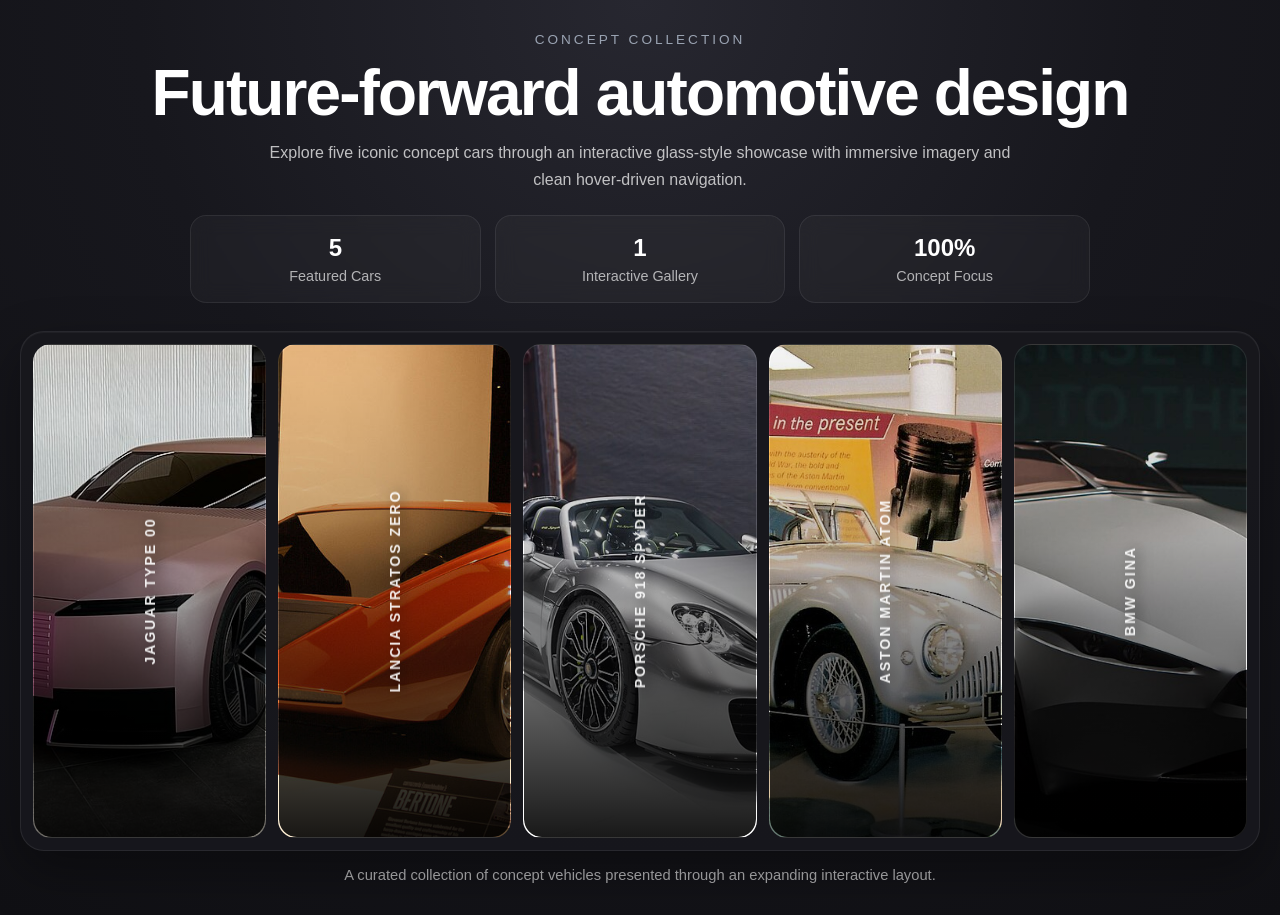
<file: index.html>
<!doctype html>
<html lang="en">
  <head>
    <meta charset="UTF-8" />
    <meta name="viewport" content="width=device-width, initial-scale=1.0" />
    <title>Concept Car Showcase</title>
    <link rel="stylesheet" href="styles.css" />
  </head>
  <body>
    <main class="page-shell">
      <section class="hero">
        <p class="eyebrow">Concept Collection</p>
        <h1>Future-forward automotive design</h1>
        <p class="hero-copy">
          Explore five iconic concept cars through an interactive glass-style
          showcase with immersive imagery and clean hover-driven navigation.
        </p>

        <div class="hero-stats">
          <div class="stat-card">
            <span class="stat-number">5</span>
            <span class="stat-label">Featured Cars</span>
          </div>
          <div class="stat-card">
            <span class="stat-number">1</span>
            <span class="stat-label">Interactive Gallery</span>
          </div>
          <div class="stat-card">
            <span class="stat-number">100%</span>
            <span class="stat-label">Concept Focus</span>
          </div>
        </div>
      </section>

      <section class="showcase-wrap">
        <div class="accordion-card">
          <article class="slide slide-jaguar">
            <span class="slide-label">Jaguar Type 00</span>

            <div class="slide-content">
              <span class="slide-tag">Electric Concept</span>
              <h3>Jaguar Type 00</h3>
              <p>Minimal surfaces with a dramatic futuristic stance.</p>
              <a class="kabak-btn" href="jaguar.html">See Jaguar</a>
            </div>
          </article>

          <article class="slide slide-lancia">
            <span class="slide-label">Lancia Stratos Zero</span>

            <div class="slide-content">
              <span class="slide-tag">Design Icon</span>
              <h3>Lancia Stratos Zero</h3>
              <p>A bold wedge silhouette that helped define concept styling.</p>
              <a class="kabak-btn" href="lancia.html">See Lancia</a>
            </div>
          </article>

          <article class="slide slide-porsche">
            <span class="slide-label">Porsche 918 Spyder</span>

            <div class="slide-content">
              <span class="slide-tag">Hybrid Performance</span>
              <h3>Porsche 918 Spyder</h3>
              <p>Performance-focused lines paired with advanced engineering.</p>
              <a class="kabak-btn" href="porsche.html">See Porsche</a>
            </div>
          </article>

          <article class="slide slide-aston">
            <span class="slide-label">Aston Martin Atom</span>

            <div class="slide-content">
              <span class="slide-tag">Historic Concept</span>
              <h3>Aston Martin Atom</h3>
              <p>Streamlined bodywork with elegant early innovation.</p>
              <a class="kabak-btn" href="aston.html">See Aston</a>
            </div>
          </article>

          <article class="slide slide-bmw">
            <span class="slide-label">BMW GINA</span>

            <div class="slide-content">
              <span class="slide-tag">Experimental Design</span>
              <h3>BMW GINA</h3>
              <p>A radical vision built around flexible body surfaces.</p>
              <a class="kabak-btn" href="bmw.html">See BMW</a>
            </div>
          </article>
        </div>

        <div class="showcase-footer">
          <p>
            A curated collection of concept vehicles presented through an
            expanding interactive layout.
          </p>
        </div>
      </section>
    </main>
  </body>
</html>
</file>
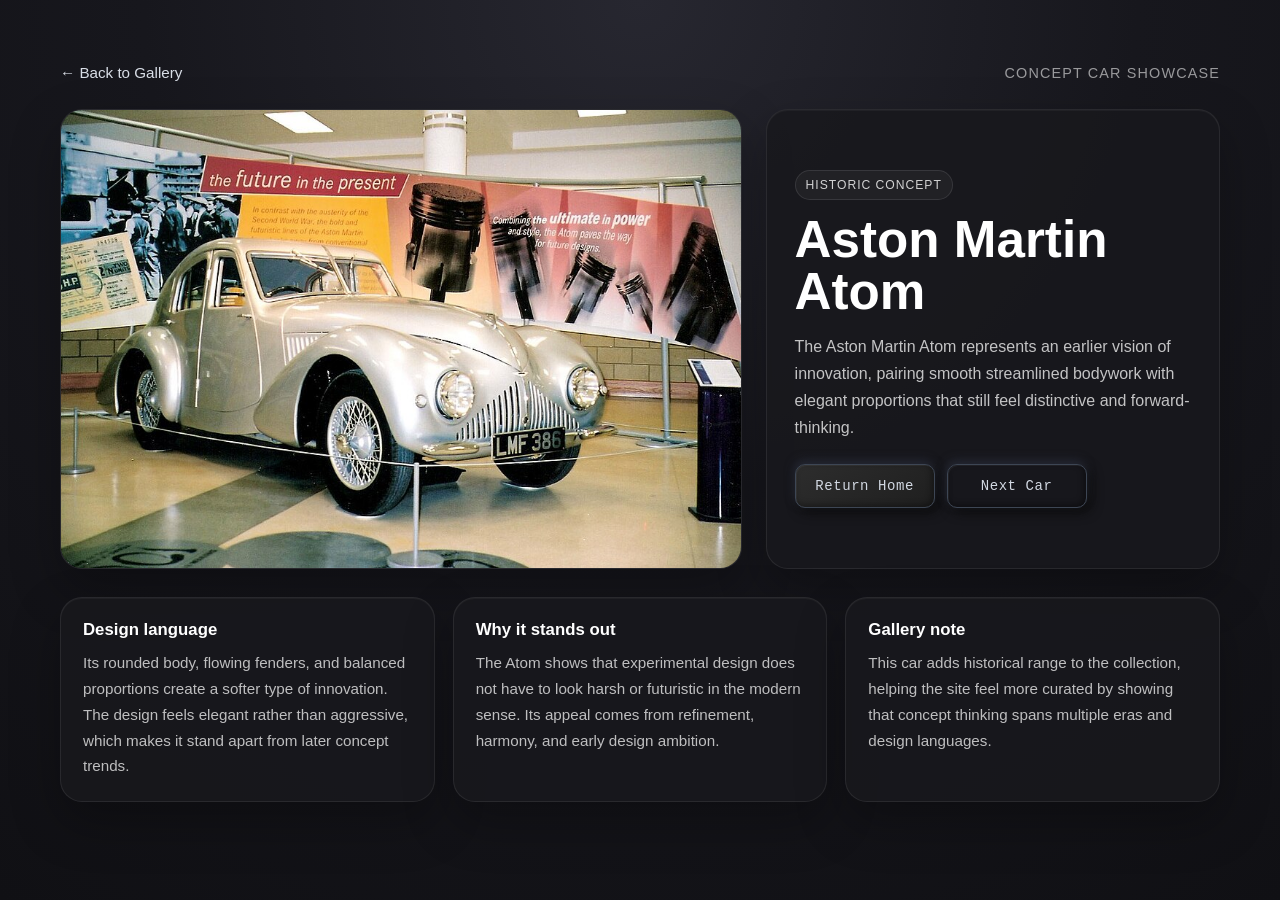
<file: aston.html>
<!doctype html>
<html lang="en">
  <head>
    <meta charset="UTF-8" />
    <meta name="viewport" content="width=device-width, initial-scale=1.0" />
    <title>Aston Martin Atom | Concept Car Showcase</title>
    <link rel="stylesheet" href="styles.css" />
  </head>
  <body>
    <main class="detail-page">
      <nav class="detail-nav">
        <a href="index.html" class="back-link">← Back to Gallery</a>
        <span class="nav-title">Concept Car Showcase</span>
      </nav>

      <section class="detail-hero">
        <div class="detail-image-wrap">
          <img
            src="assets/AstonMartinAtom.jpg"
            alt="Aston Martin Atom concept car"
            class="detail-image"
          />
        </div>

        <div class="detail-copy">
          <p class="detail-tag">Historic Concept</p>
          <h1>Aston Martin Atom</h1>
          <p class="detail-lead">
            The Aston Martin Atom represents an earlier vision of innovation,
            pairing smooth streamlined bodywork with elegant proportions that
            still feel distinctive and forward-thinking.
          </p>

          <div class="detail-actions">
            <a href="index.html" class="detail-btn">Return Home</a>
            <a href="bmw.html" class="detail-btn detail-btn-secondary"
              >Next Car</a
            >
          </div>
        </div>
      </section>

      <section class="detail-grid">
        <article class="info-card">
          <h2>Design language</h2>
          <p>
            Its rounded body, flowing fenders, and balanced proportions create a
            softer type of innovation. The design feels elegant rather than
            aggressive, which makes it stand apart from later concept trends.
          </p>
        </article>

        <article class="info-card">
          <h2>Why it stands out</h2>
          <p>
            The Atom shows that experimental design does not have to look harsh
            or futuristic in the modern sense. Its appeal comes from refinement,
            harmony, and early design ambition.
          </p>
        </article>

        <article class="info-card">
          <h2>Gallery note</h2>
          <p>
            This car adds historical range to the collection, helping the site
            feel more curated by showing that concept thinking spans multiple
            eras and design languages.
          </p>
        </article>
      </section>
    </main>
  </body>
</html>
</file>
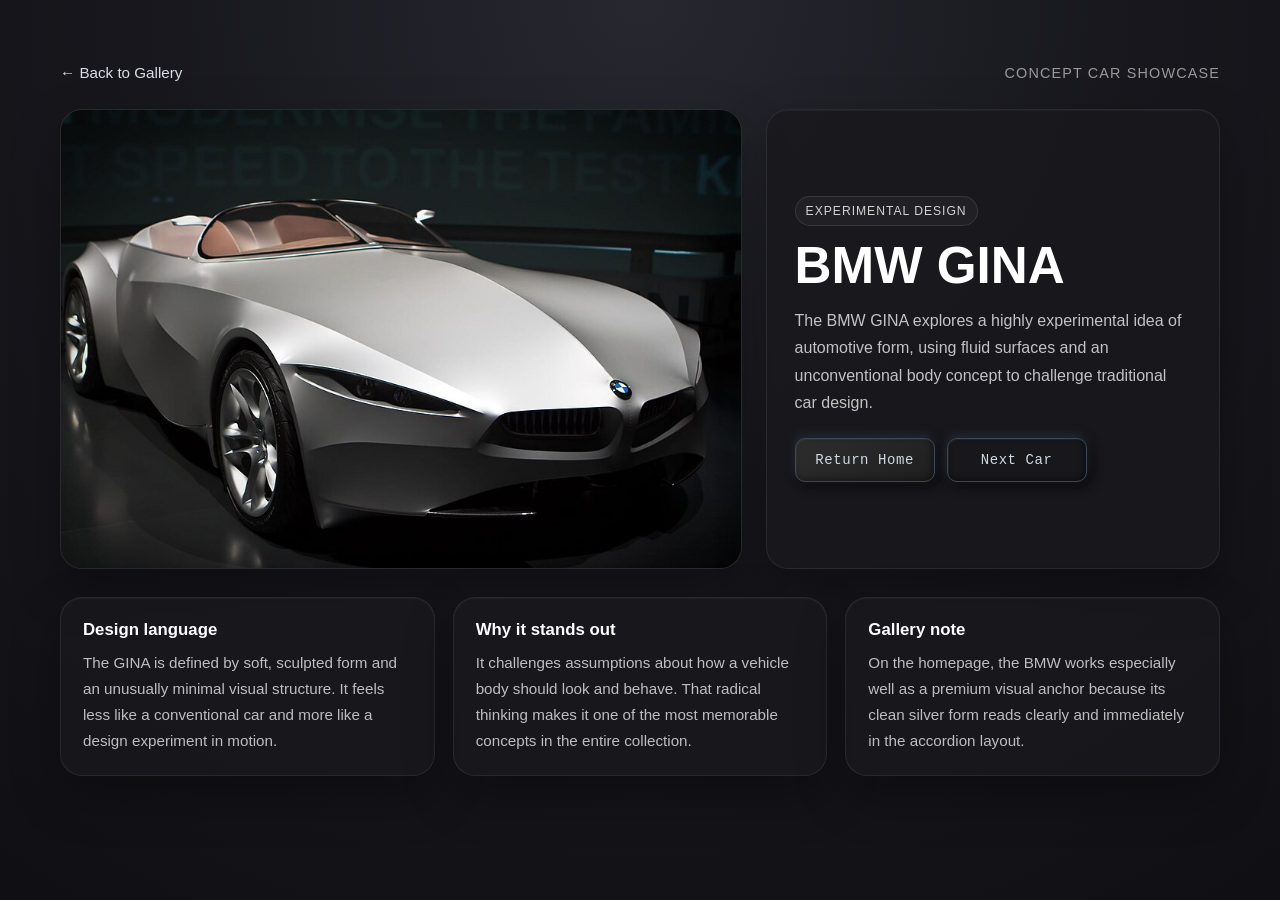
<file: bmw.html>
<!doctype html>
<html lang="en">
  <head>
    <meta charset="UTF-8" />
    <meta name="viewport" content="width=device-width, initial-scale=1.0" />
    <title>BMW GINA | Concept Car Showcase</title>
    <link rel="stylesheet" href="styles.css" />
  </head>
  <body>
    <main class="detail-page">
      <nav class="detail-nav">
        <a href="index.html" class="back-link">← Back to Gallery</a>
        <span class="nav-title">Concept Car Showcase</span>
      </nav>

      <section class="detail-hero">
        <div class="detail-image-wrap">
          <img
            src="assets/BMW_Gina_Museum.jpg"
            alt="BMW GINA concept car"
            class="detail-image"
          />
        </div>

        <div class="detail-copy">
          <p class="detail-tag">Experimental Design</p>
          <h1>BMW GINA</h1>
          <p class="detail-lead">
            The BMW GINA explores a highly experimental idea of automotive form,
            using fluid surfaces and an unconventional body concept to challenge
            traditional car design.
          </p>

          <div class="detail-actions">
            <a href="index.html" class="detail-btn">Return Home</a>
            <a href="jaguar.html" class="detail-btn detail-btn-secondary"
              >Next Car</a
            >
          </div>
        </div>
      </section>

      <section class="detail-grid">
        <article class="info-card">
          <h2>Design language</h2>
          <p>
            The GINA is defined by soft, sculpted form and an unusually minimal
            visual structure. It feels less like a conventional car and more
            like a design experiment in motion.
          </p>
        </article>

        <article class="info-card">
          <h2>Why it stands out</h2>
          <p>
            It challenges assumptions about how a vehicle body should look and
            behave. That radical thinking makes it one of the most memorable
            concepts in the entire collection.
          </p>
        </article>

        <article class="info-card">
          <h2>Gallery note</h2>
          <p>
            On the homepage, the BMW works especially well as a premium visual
            anchor because its clean silver form reads clearly and immediately
            in the accordion layout.
          </p>
        </article>
      </section>
    </main>
  </body>
</html>
</file>
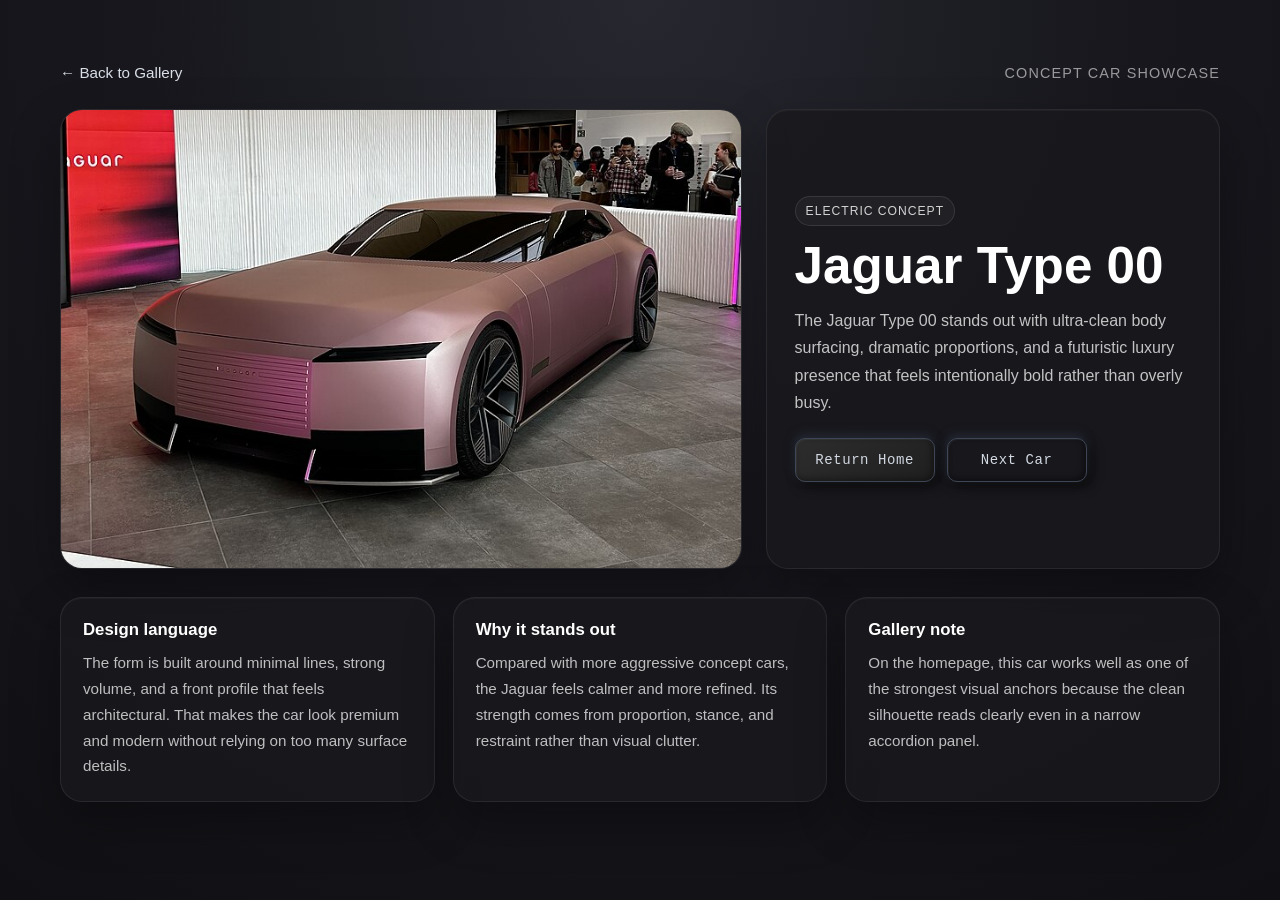
<file: jaguar.html>
<!doctype html>
<html lang="en">
  <head>
    <meta charset="UTF-8" />
    <meta name="viewport" content="width=device-width, initial-scale=1.0" />
    <title>Jaguar Type 00 | Concept Car Showcase</title>
    <link rel="stylesheet" href="styles.css" />
  </head>
  <body>
    <main class="detail-page">
      <nav class="detail-nav">
        <a href="index.html" class="back-link">← Back to Gallery</a>
        <span class="nav-title">Concept Car Showcase</span>
      </nav>

      <section class="detail-hero">
        <div class="detail-image-wrap">
          <img
            src="assets/Jaguar_Type_00_Front.jpg"
            alt="Jaguar Type 00 concept car"
            class="detail-image"
          />
        </div>

        <div class="detail-copy">
          <p class="detail-tag">Electric Concept</p>
          <h1>Jaguar Type 00</h1>
          <p class="detail-lead">
            The Jaguar Type 00 stands out with ultra-clean body surfacing,
            dramatic proportions, and a futuristic luxury presence that feels
            intentionally bold rather than overly busy.
          </p>

          <div class="detail-actions">
            <a href="index.html" class="detail-btn">Return Home</a>
            <a href="porsche.html" class="detail-btn detail-btn-secondary"
              >Next Car</a
            >
          </div>
        </div>
      </section>

      <section class="detail-grid">
        <article class="info-card">
          <h2>Design language</h2>
          <p>
            The form is built around minimal lines, strong volume, and a front
            profile that feels architectural. That makes the car look premium
            and modern without relying on too many surface details.
          </p>
        </article>

        <article class="info-card">
          <h2>Why it stands out</h2>
          <p>
            Compared with more aggressive concept cars, the Jaguar feels calmer
            and more refined. Its strength comes from proportion, stance, and
            restraint rather than visual clutter.
          </p>
        </article>

        <article class="info-card">
          <h2>Gallery note</h2>
          <p>
            On the homepage, this car works well as one of the strongest visual
            anchors because the clean silhouette reads clearly even in a narrow
            accordion panel.
          </p>
        </article>
      </section>
    </main>
  </body>
</html>
</file>
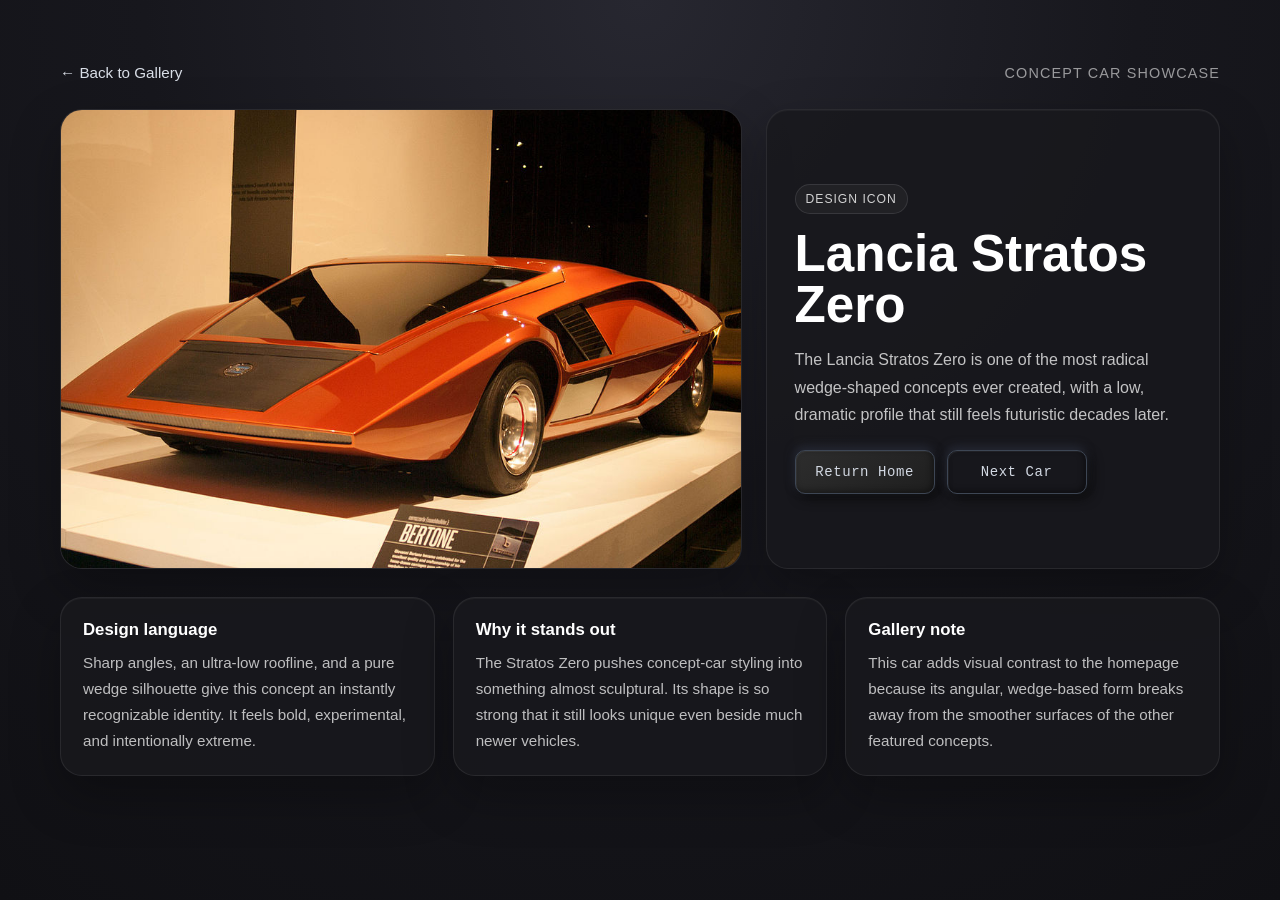
<file: lancia.html>
<!doctype html>
<html lang="en">
  <head>
    <meta charset="UTF-8" />
    <meta name="viewport" content="width=device-width, initial-scale=1.0" />
    <title>Lancia Stratos Zero | Concept Car Showcase</title>
    <link rel="stylesheet" href="styles.css" />
  </head>
  <body>
    <main class="detail-page">
      <nav class="detail-nav">
        <a href="index.html" class="back-link">← Back to Gallery</a>
        <span class="nav-title">Concept Car Showcase</span>
      </nav>

      <section class="detail-hero">
        <div class="detail-image-wrap">
          <img
            src="assets/Lancia_Stratos_Zero_(7522598642).jpg"
            alt="Lancia Stratos Zero concept car"
            class="detail-image"
          />
        </div>

        <div class="detail-copy">
          <p class="detail-tag">Design Icon</p>
          <h1>Lancia Stratos Zero</h1>
          <p class="detail-lead">
            The Lancia Stratos Zero is one of the most radical wedge-shaped
            concepts ever created, with a low, dramatic profile that still feels
            futuristic decades later.
          </p>

          <div class="detail-actions">
            <a href="index.html" class="detail-btn">Return Home</a>
            <a href="porsche.html" class="detail-btn detail-btn-secondary"
              >Next Car</a
            >
          </div>
        </div>
      </section>

      <section class="detail-grid">
        <article class="info-card">
          <h2>Design language</h2>
          <p>
            Sharp angles, an ultra-low roofline, and a pure wedge silhouette
            give this concept an instantly recognizable identity. It feels bold,
            experimental, and intentionally extreme.
          </p>
        </article>

        <article class="info-card">
          <h2>Why it stands out</h2>
          <p>
            The Stratos Zero pushes concept-car styling into something almost
            sculptural. Its shape is so strong that it still looks unique even
            beside much newer vehicles.
          </p>
        </article>

        <article class="info-card">
          <h2>Gallery note</h2>
          <p>
            This car adds visual contrast to the homepage because its angular,
            wedge-based form breaks away from the smoother surfaces of the other
            featured concepts.
          </p>
        </article>
      </section>
    </main>
  </body>
</html>
</file>
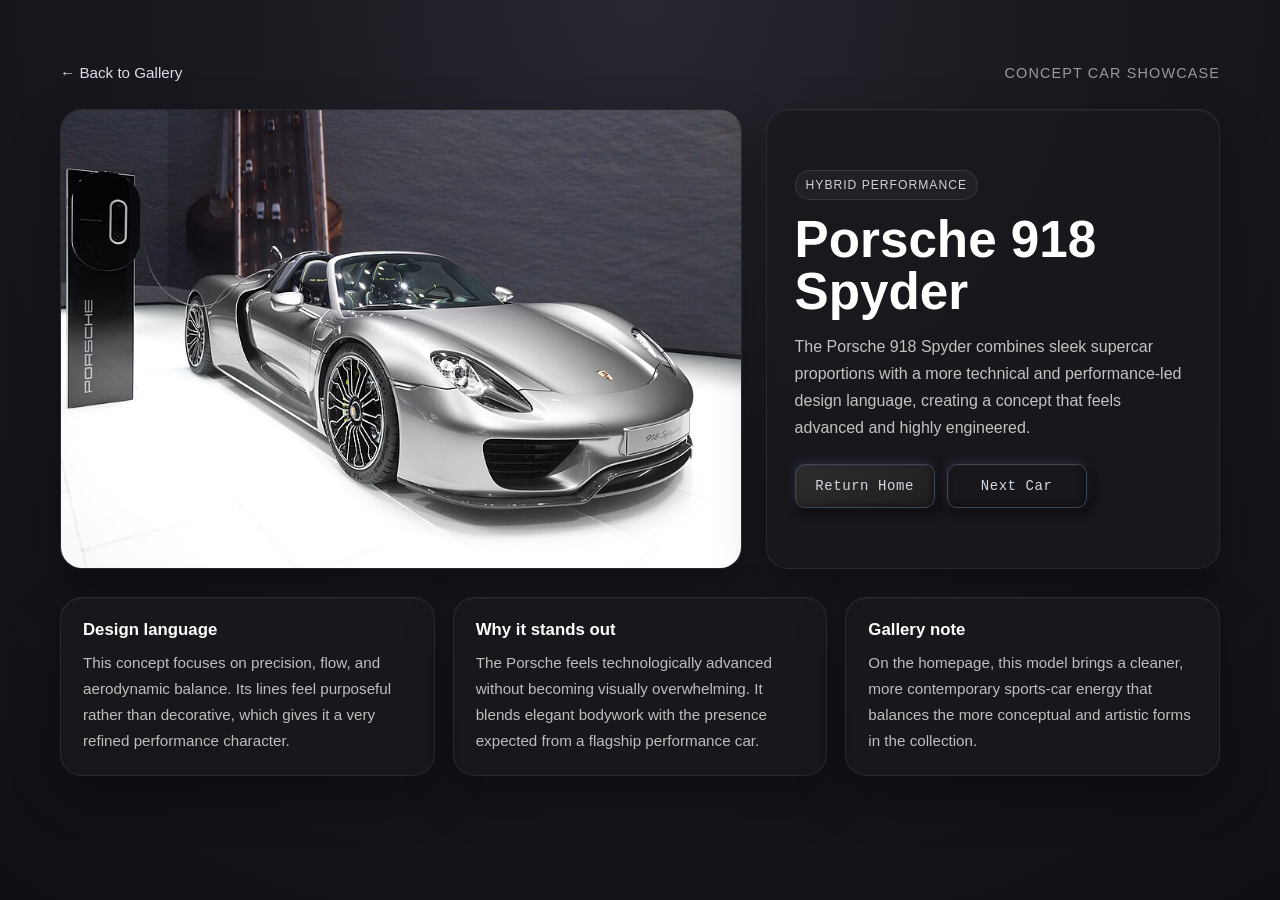
<file: porsche.html>
<!doctype html>
<html lang="en">
  <head>
    <meta charset="UTF-8" />
    <meta name="viewport" content="width=device-width, initial-scale=1.0" />
    <title>Porsche 918 Spyder | Concept Car Showcase</title>
    <link rel="stylesheet" href="styles.css" />
  </head>
  <body>
    <main class="detail-page">
      <nav class="detail-nav">
        <a href="index.html" class="back-link">← Back to Gallery</a>
        <span class="nav-title">Concept Car Showcase</span>
      </nav>

      <section class="detail-hero">
        <div class="detail-image-wrap">
          <img
            src="assets/Porsche_918_Spyder_IAA_2013.jpg"
            alt="Porsche 918 Spyder concept car"
            class="detail-image"
          />
        </div>

        <div class="detail-copy">
          <p class="detail-tag">Hybrid Performance</p>
          <h1>Porsche 918 Spyder</h1>
          <p class="detail-lead">
            The Porsche 918 Spyder combines sleek supercar proportions with a
            more technical and performance-led design language, creating a
            concept that feels advanced and highly engineered.
          </p>

          <div class="detail-actions">
            <a href="index.html" class="detail-btn">Return Home</a>
            <a href="aston.html" class="detail-btn detail-btn-secondary"
              >Next Car</a
            >
          </div>
        </div>
      </section>

      <section class="detail-grid">
        <article class="info-card">
          <h2>Design language</h2>
          <p>
            This concept focuses on precision, flow, and aerodynamic balance.
            Its lines feel purposeful rather than decorative, which gives it a
            very refined performance character.
          </p>
        </article>

        <article class="info-card">
          <h2>Why it stands out</h2>
          <p>
            The Porsche feels technologically advanced without becoming visually
            overwhelming. It blends elegant bodywork with the presence expected
            from a flagship performance car.
          </p>
        </article>

        <article class="info-card">
          <h2>Gallery note</h2>
          <p>
            On the homepage, this model brings a cleaner, more contemporary
            sports-car energy that balances the more conceptual and artistic
            forms in the collection.
          </p>
        </article>
      </section>
    </main>
  </body>
</html>
</file>
<file: styles.css>
* {
  box-sizing: border-box;
  margin: 0;
  padding: 0;
}

body {
  min-height: 100vh;
  background: radial-gradient(
    circle at top,
    #272730 0%,
    #17171d 45%,
    #101014 100%
  );
  font-family: Arial, Helvetica, sans-serif;
  color: #ffffff;
  padding: 32px 20px;
}

.page-shell {
  width: min(1440px, 100%);
  margin: 0 auto;
  display: grid;
  gap: 28px;
}

.hero {
  display: grid;
  gap: 14px;
  text-align: center;
}

.eyebrow {
  font-size: 0.85rem;
  letter-spacing: 0.22em;
  text-transform: uppercase;
  color: #9aa3b2;
}

.hero h1 {
  font-size: clamp(2.2rem, 5vw, 4.4rem);
  line-height: 1;
  letter-spacing: -0.03em;
}

.hero-copy {
  width: min(760px, 100%);
  margin: 0 auto;
  color: rgba(255, 255, 255, 0.72);
  font-size: 1rem;
  line-height: 1.7;
}

.hero-stats {
  display: grid;
  grid-template-columns: repeat(3, minmax(0, 1fr));
  gap: 14px;
  width: min(900px, 100%);
  margin: 8px auto 0;
}

.stat-card {
  padding: 18px;
  border: 1px solid rgba(255, 255, 255, 0.08);
  border-radius: 16px;
  background: rgba(255, 255, 255, 0.03);
  -webkit-backdrop-filter: blur(10px);
  backdrop-filter: blur(10px);
  display: grid;
  gap: 6px;
}

.stat-number {
  font-size: 1.5rem;
  font-weight: 700;
  color: #ffffff;
}

.stat-label {
  font-size: 0.9rem;
  color: rgba(255, 255, 255, 0.66);
}

.showcase-wrap {
  display: grid;
  gap: 16px;
}

.accordion-card {
  width: 100%;
  height: 520px;
  display: flex;
  gap: 12px;
  padding: 12px;
  border: 1px solid rgba(255, 255, 255, 0.08);
  border-radius: 24px;
  background: rgba(24, 24, 29, 0.9);
  box-shadow:
    0 20px 50px rgba(0, 0, 0, 0.35),
    inset 0 1px 0 rgba(255, 255, 255, 0.04);
}

.slide {
  position: relative;
  flex: 1;
  overflow: hidden;
  display: flex;
  align-items: flex-end;
  justify-content: flex-start;
  cursor: pointer;
  border-radius: 18px;
  border: 1px solid rgba(255, 255, 255, 0.1);
  background-color: #212121;
  background-size: cover;
  background-position: center;
  background-repeat: no-repeat;
  transition:
    flex 0.45s ease,
    transform 0.3s ease,
    border-color 0.3s ease,
    box-shadow 0.3s ease,
    filter 0.3s ease;
}

.slide::before {
  content: "";
  position: absolute;
  inset: 0;
  border-radius: inherit;
  background: linear-gradient(
    to top,
    rgba(0, 0, 0, 0.9) 0%,
    rgba(0, 0, 0, 0.56) 34%,
    rgba(0, 0, 0, 0.2) 60%,
    rgba(0, 0, 0, 0.04) 100%
  );
  opacity: 1;
  transition: opacity 0.35s ease;
}

.slide::after {
  content: "";
  position: absolute;
  inset: 0;
  border-radius: inherit;
  background: linear-gradient(
    135deg,
    rgba(255, 255, 255, 0.12),
    rgba(255, 255, 255, 0.02)
  );
  -webkit-backdrop-filter: blur(6px);
  backdrop-filter: blur(6px);
  opacity: 0;
  transition: opacity 0.35s ease;
}

.slide:hover {
  flex: 3.4;
  border-color: rgba(255, 255, 255, 0.22);
  box-shadow:
    0 14px 40px rgba(0, 0, 0, 0.35),
    0 0 24px rgba(255, 255, 255, 0.05);
  transform: translateY(-2px);
}

.slide:hover::after {
  opacity: 1;
}

.slide-label {
  position: absolute;
  left: 50%;
  top: 50%;
  min-width: 16em;
  text-align: center;
  text-transform: uppercase;
  letter-spacing: 0.14em;
  font-size: 0.88rem;
  font-weight: 700;
  color: rgba(255, 255, 255, 0.9);
  transform: translate(-50%, -50%) rotate(-90deg);
  transition:
    opacity 0.2s ease,
    transform 0.35s ease;
  z-index: 2;
  text-shadow: 0 4px 14px rgba(0, 0, 0, 0.55);
}

.slide:hover .slide-label {
  opacity: 0;
  transform: translate(-50%, -50%) rotate(-90deg) scale(0.96);
  pointer-events: none;
}

.slide-content {
  position: relative;
  z-index: 2;
  width: 100%;
  padding: 24px;
  opacity: 0;
  transform: translateY(18px);
  transition:
    opacity 0.28s ease,
    transform 0.28s ease;
}

.slide:hover .slide-content {
  opacity: 1;
  transform: translateY(0);
}

.slide-tag {
  display: inline-flex;
  margin-bottom: 10px;
  padding: 7px 10px;
  border: 1px solid rgba(255, 255, 255, 0.12);
  border-radius: 999px;
  background: rgba(255, 255, 255, 0.06);
  font-size: 0.74rem;
  letter-spacing: 0.08em;
  text-transform: uppercase;
  color: rgba(255, 255, 255, 0.8);
}

.slide-content h3 {
  font-size: 1.3rem;
  font-weight: 700;
  margin-bottom: 8px;
}

.slide-content p {
  max-width: 28ch;
  font-size: 0.94rem;
  color: rgba(255, 255, 255, 0.74);
  line-height: 1.6;
  margin-bottom: 18px;
}

.kabak-btn {
  min-width: 136px;
  height: 44px;
  padding: 0 18px;
  border: 1px solid #3d4654;
  border-radius: 10px;
  background: linear-gradient(145deg, #2d2d2d, #1f1f1f);
  color: #d2d8e2;
  font-size: 14px;
  font-family: Consolas, "Courier New", monospace;
  letter-spacing: 0.04em;
  cursor: pointer;
  box-shadow:
    -1px -4px 10px rgba(39, 42, 54, 0.9),
    4px 4px 12px rgba(10, 10, 10, 0.9),
    inset 1px 1px 0 rgba(255, 255, 255, 0.05),
    inset -2px -2px 6px rgba(0, 0, 0, 0.4);
  transition:
    transform 0.2s ease,
    box-shadow 0.35s ease,
    color 0.35s ease,
    border-color 0.35s ease;
}

.kabak-btn:hover {
  color: #ffffff;
  border-color: #6a7588;
  box-shadow:
    0 0 0 1px rgba(255, 255, 255, 0.03),
    1px 1px 13px #20232e,
    -1px -1px 13px #545b78;
}

.kabak-btn:active {
  transform: translateY(1px);
  box-shadow:
    inset 1px 1px 4px rgba(0, 0, 0, 0.35),
    1px 1px 10px #20232e,
    -1px -1px 10px #545b78;
}

.showcase-footer {
  text-align: center;
  color: rgba(255, 255, 255, 0.56);
  font-size: 0.92rem;
}

.slide-jaguar {
  background-image: url("assets/Jaguar_Type_00_Front.jpg");
}

.slide-lancia {
  background-image: url("assets/Lancia_Stratos_Zero_(7522598642).jpg");
}

.slide-porsche {
  background-image: url("assets/Porsche_918_Spyder_IAA_2013.jpg");
}

.slide-aston {
  background-image: url("assets/AstonMartinAtom.jpg");
}

.slide-bmw {
  background-image: url("assets/BMW_Gina_Museum.jpg");
}

@media (max-width: 1200px) {
  .accordion-card {
    height: 460px;
  }

  .slide:hover {
    flex: 2.8;
  }
}

@media (max-width: 900px) {
  .hero-stats {
    grid-template-columns: 1fr;
  }

  .accordion-card {
    height: 380px;
    gap: 8px;
    padding: 8px;
  }

  .slide-content {
    padding: 18px;
  }

  .slide-content h3 {
    font-size: 1.05rem;
  }

  .slide-content p {
    font-size: 0.85rem;
  }

  .kabak-btn {
    min-width: 110px;
    height: 40px;
    font-size: 13px;
  }
}

@media (max-width: 640px) {
  body {
    padding: 20px 12px;
  }

  .hero h1 {
    line-height: 1.05;
  }

  .accordion-card {
    height: 300px;
  }

  .slide-content p,
  .slide-tag {
    display: none;
  }
}
.detail-page {
  width: min(1200px, 100%);
  margin: 0 auto;
  padding: 32px 20px 56px;
  display: grid;
  gap: 28px;
}

.detail-nav {
  display: flex;
  align-items: center;
  justify-content: space-between;
  gap: 16px;
}

.back-link {
  color: #d9dee7;
  text-decoration: none;
  font-size: 0.95rem;
  transition: color 0.25s ease;
}

.back-link:hover {
  color: #ffffff;
}

.nav-title {
  color: rgba(255, 255, 255, 0.56);
  font-size: 0.9rem;
  letter-spacing: 0.08em;
  text-transform: uppercase;
}

.detail-hero {
  display: grid;
  grid-template-columns: 1.2fr 0.8fr;
  gap: 24px;
  align-items: stretch;
}

.detail-image-wrap,
.detail-copy,
.info-card {
  border: 1px solid rgba(255, 255, 255, 0.08);
  border-radius: 22px;
  background: rgba(24, 24, 29, 0.88);
  box-shadow:
    0 20px 50px rgba(0, 0, 0, 0.28),
    inset 0 1px 0 rgba(255, 255, 255, 0.04);
}

.detail-image-wrap {
  overflow: hidden;
  min-height: 460px;
}

.detail-image {
  width: 100%;
  height: 100%;
  object-fit: cover;
  display: block;
}

.detail-copy {
  padding: 28px;
  display: flex;
  flex-direction: column;
  justify-content: center;
}

.detail-tag {
  display: inline-flex;
  width: fit-content;
  margin-bottom: 14px;
  padding: 7px 10px;
  border: 1px solid rgba(255, 255, 255, 0.1);
  border-radius: 999px;
  background: rgba(255, 255, 255, 0.04);
  color: rgba(255, 255, 255, 0.8);
  font-size: 0.76rem;
  letter-spacing: 0.08em;
  text-transform: uppercase;
}

.detail-copy h1 {
  font-size: clamp(2rem, 4vw, 3.6rem);
  line-height: 1;
  margin-bottom: 16px;
}

.detail-lead {
  color: rgba(255, 255, 255, 0.74);
  line-height: 1.7;
  font-size: 1rem;
  margin-bottom: 22px;
}

.detail-actions {
  display: flex;
  gap: 12px;
  flex-wrap: wrap;
}

.detail-btn {
  min-width: 140px;
  height: 44px;
  padding: 0 18px;
  display: inline-flex;
  align-items: center;
  justify-content: center;
  text-decoration: none;
  border: 1px solid #3d4654;
  border-radius: 10px;
  background: linear-gradient(145deg, #2d2d2d, #1f1f1f);
  color: #d2d8e2;
  font-size: 14px;
  font-family: Consolas, "Courier New", monospace;
  letter-spacing: 0.04em;
  transition:
    transform 0.2s ease,
    box-shadow 0.35s ease,
    color 0.35s ease,
    border-color 0.35s ease;
  box-shadow:
    -1px -4px 10px rgba(39, 42, 54, 0.9),
    4px 4px 12px rgba(10, 10, 10, 0.9),
    inset 1px 1px 0 rgba(255, 255, 255, 0.05),
    inset -2px -2px 6px rgba(0, 0, 0, 0.4);
}

.detail-btn:hover {
  color: #ffffff;
  border-color: #6a7588;
  box-shadow:
    0 0 0 1px rgba(255, 255, 255, 0.03),
    1px 1px 13px #20232e,
    -1px -1px 13px #545b78;
}

.detail-btn-secondary {
  background: transparent;
}

.detail-grid {
  display: grid;
  grid-template-columns: repeat(3, minmax(0, 1fr));
  gap: 18px;
}

.info-card {
  padding: 22px;
}

.info-card h2 {
  font-size: 1.05rem;
  margin-bottom: 10px;
}

.info-card p {
  color: rgba(255, 255, 255, 0.72);
  line-height: 1.7;
  font-size: 0.95rem;
}

@media (max-width: 900px) {
  .detail-hero {
    grid-template-columns: 1fr;
  }

  .detail-image-wrap {
    min-height: 320px;
  }

  .detail-grid {
    grid-template-columns: 1fr;
  }

  .detail-nav {
    flex-direction: column;
    align-items: flex-start;
  }
}

.kabak-btn {
  display: inline-flex;
  align-items: center;
  justify-content: center;
  text-decoration: none;
}
</file>
